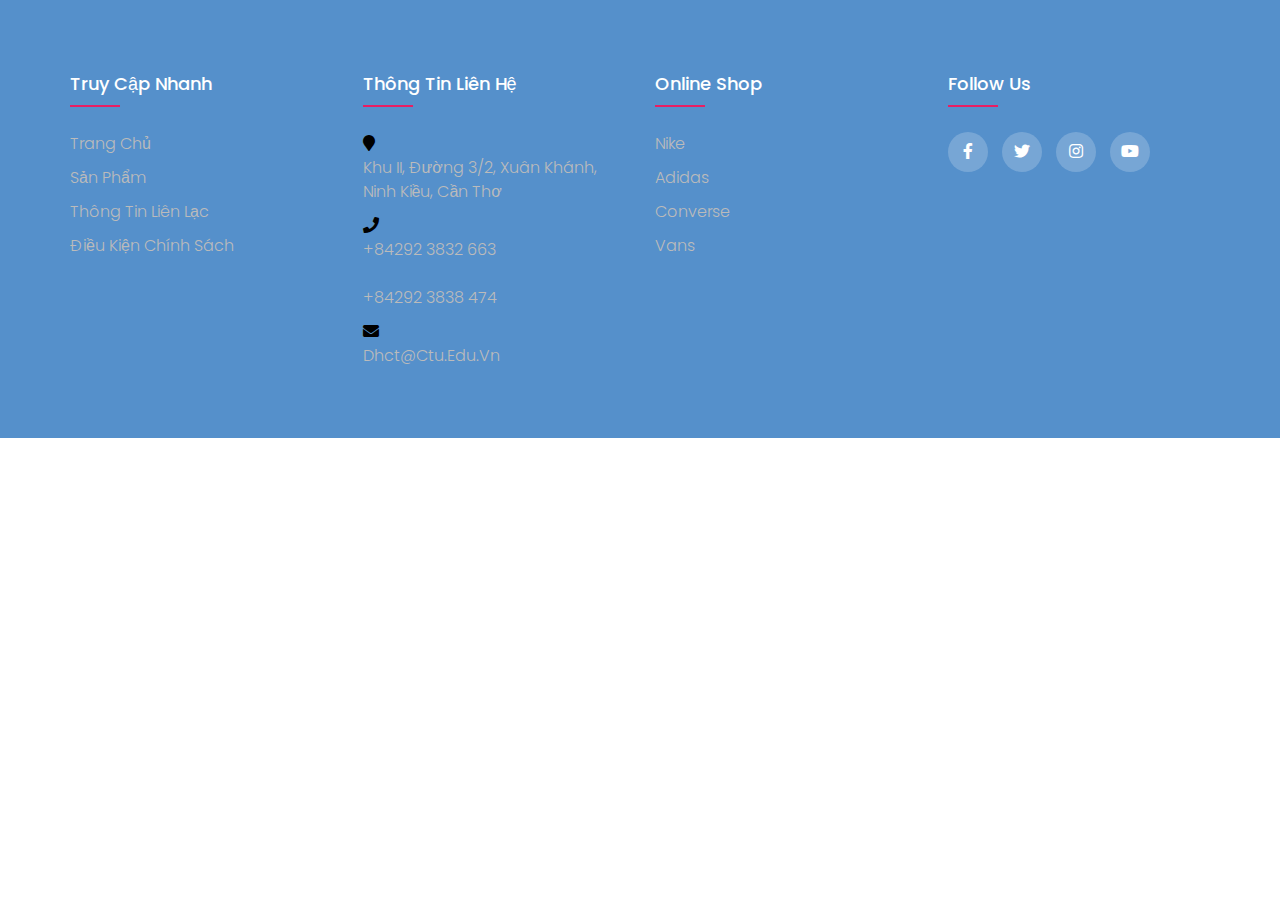
<file: index.html>
<!-- test commit -->
<!DOCTYPE html>
<html lang="en">
<head>
  <title>Footer Design</title>
  <meta charset="utf-8">
  <meta name="viewport" content="width=device-width, initial-scale=1">
  <link rel="stylesheet" href="/style.css">
  <link rel="stylesheet" type="text/css" href="https://cdnjs.cloudflare.com/ajax/libs/font-awesome/5.15.1/css/all.min.css">
</head>
<body>
  <footer class="footer">
  	 <div class="container">
  	 	<div class="row">
  	 		<div class="footer-col">
  	 			<h4>Truy Cập Nhanh</h4>
  	 			<ul>
  	 				<li><a href="#">Trang Chủ</a></li>
  	 				<li><a href="#">Sản Phẩm</a></li>
  	 				<li><a href="#">Thông tin liên lạc</a></li>
  	 				<li><a href="#">Điều Kiện Chính Sách</a></li>
  	 			</ul>
  	 		</div>
  	 		<div class="footer-col">
  	 			<h4>Thông Tin Liên Hệ</h4>
  	 			<ul>
                    <li>
                        <span><i class="fa fa-map-marker"></i></span>
                        <p><a href="#">Khu II, Đường 3/2, Xuân Khánh, Ninh Kiều, Cần Thơ</a></p>
                    </li>
                    <li>
                        <span><i class="fa fa-phone"></i></span>
                        <p><a href="#">+84292 3832 663 </a>
                            <br/>
                            <a href="#">+84292 3838 474</a></p>
                    </li>
                    <li>
                        <span><i class="fa fa-envelope"></i></span>
                        <p><a href="#">dhct@ctu.edu.vn</a></p>
                   </li>
  	 			</ul>
  	 		</div>
  	 		<div class="footer-col">
  	 			<h4>online shop</h4>
  	 			<ul>
  	 				<li><a href="#">Nike</a></li>
  	 				<li><a href="#">Adidas</a></li>
  	 				<li><a href="#">Converse</a></li>
  	 				<li><a href="#">Vans</a></li>
  	 			</ul>
  	 		</div>
  	 		<div class="footer-col">
  	 			<h4>Follow Us</h4>
  	 			<div class="social-links">
  	 				<a href="#"><i class="fab fa-facebook-f"></i></a>
  	 				<a href="#"><i class="fab fa-twitter"></i></a>
  	 				<a href="#"><i class="fab fa-instagram"></i></a>
  	 				<a href="#"><i class="fab fa-youtube"></i></a> 
  	 			</div>
  	 		</div>
  	 	</div>
  	 </div>
  </footer>

</body>
</html>
</file>
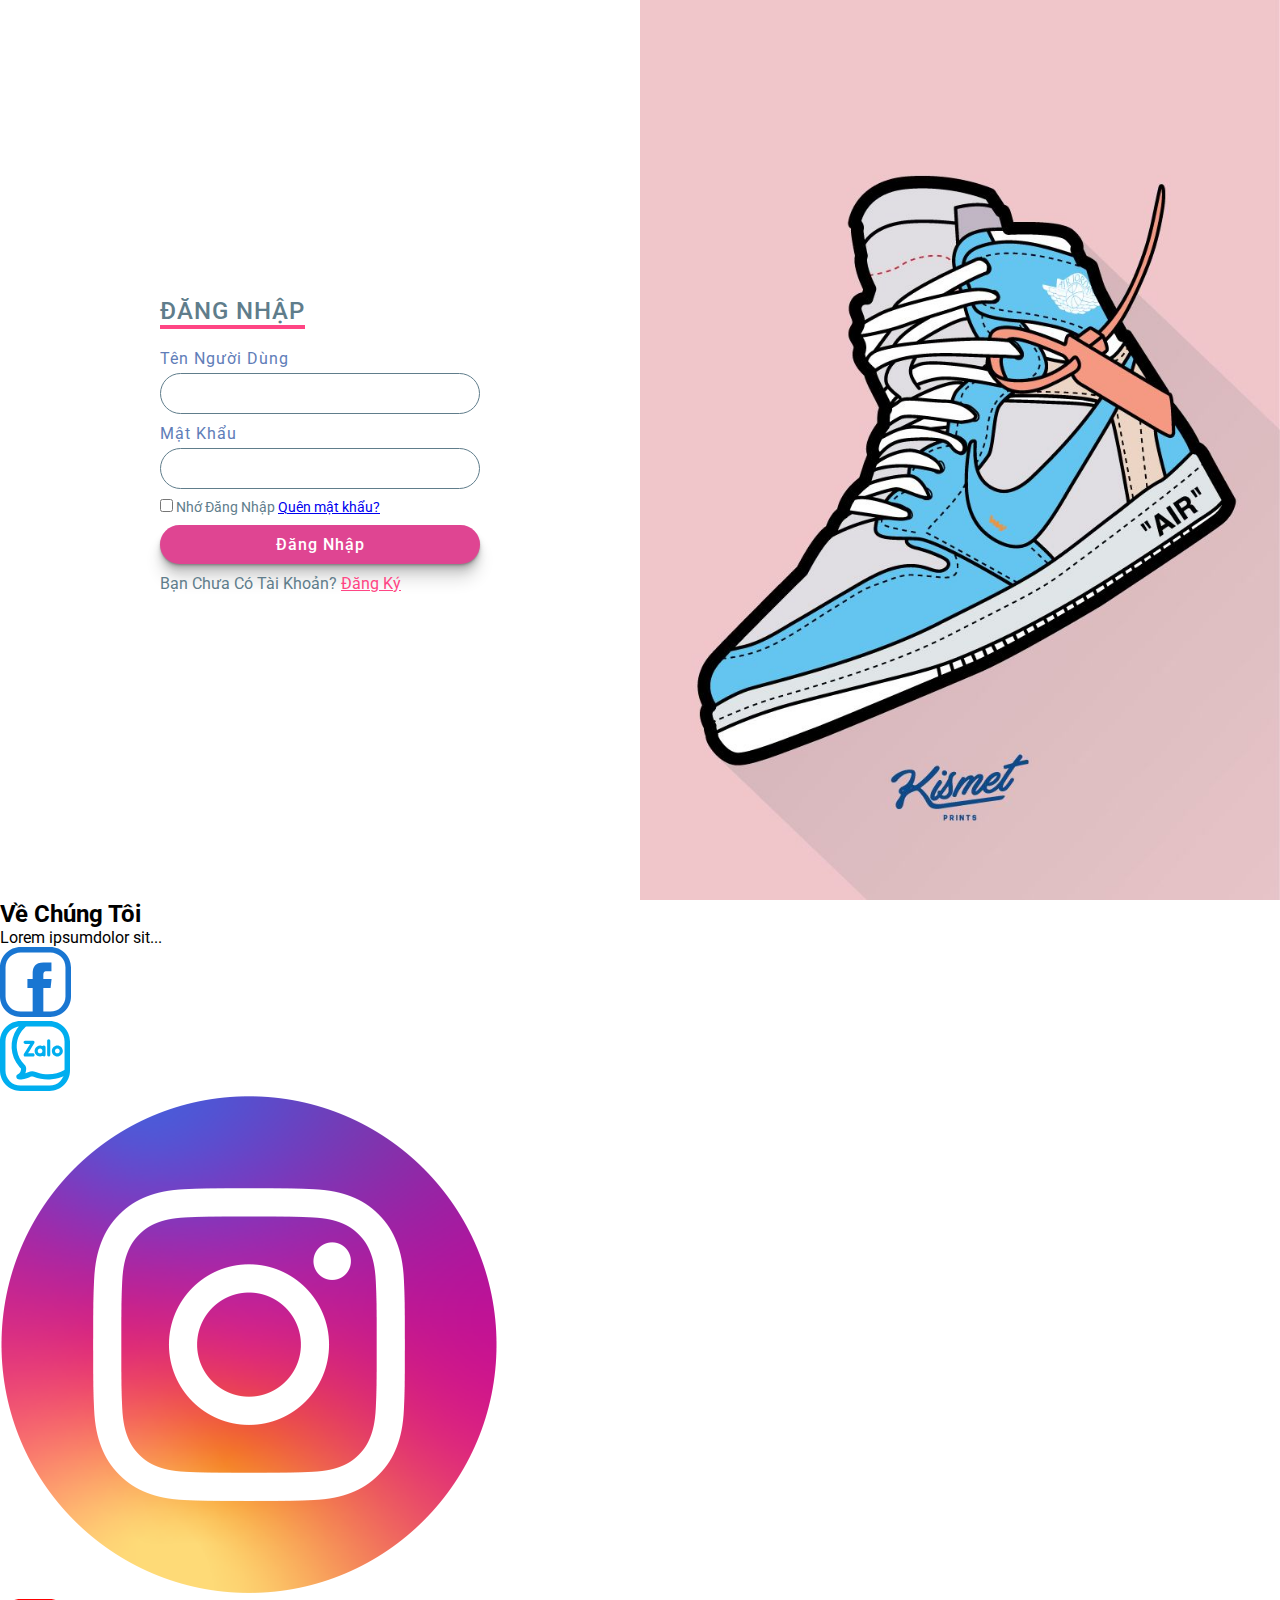
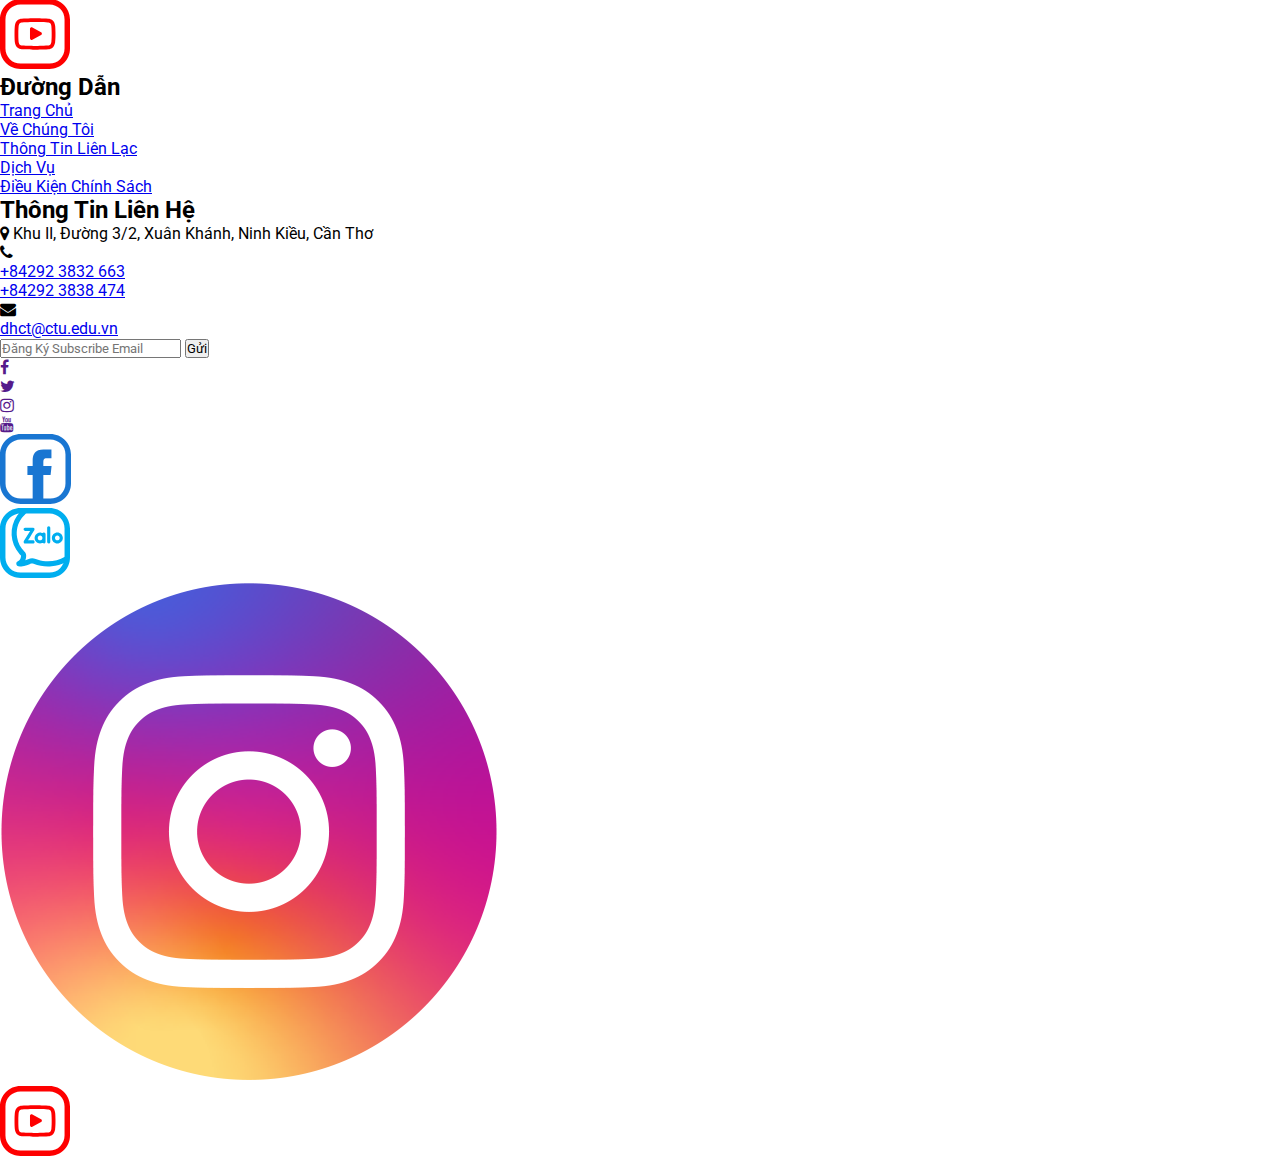
<file: Dangnhap.html>
<!DOCTYPE html>
 <html lang="en">
 <head>
     <meta charset="UTF-8">
     <meta name="viewport" content="width=device-width, initial-scale=1.0">
     <title>Đăng nhập</title>
     <link rel="stylesheet" href="dangnhap.css">
     <link rel="preconnect" href="https://fonts.gstatic.com">
     <link href="https://fonts.googleapis.com/css2?family=Roboto:wght@400;500&display=swap" rel="stylesheet">
     <link rel="stylesheet" href="https://stackpath.bootstrapcdn.com/font-awesome/4.7.0/css/font-awesome.min.css">
</head>
<body>
    <header>

    </header>
    <main>
        <section>           
            <div class="noi-dung">
                <div class="form">
                    <h2>Đăng Nhập</h2>
                    <form action="">
                        <div class="input-form">
                            <span>Tên Người Dùng</span>
                            <input type="text" name="">
                        </div>
                        <div class="input-form">
                            <span>Mật Khẩu</span>
                            <input type="password" name="">
                        </div>
                        <div class="nho-dang-nhap">
                            <label><input type="checkbox" name=""> Nhớ Đăng Nhập</label> 
                            <a class="forgotpass" href="#">Quên mật khẩu?</a>
                        </div>
                        <div class="input-form">
                            <input type="submit" value="Đăng Nhập">
                        </div>
                        <div class="input-form">
                            <p>Bạn Chưa Có Tài Khoản? <a href="#">Đăng Ký</a></p>
                        </div>
                    </form>
                </div>
            </div>
            <div class="img-bg">
                <img src="/img/pasted image 0.png" alt="img">
            </div>
        </section>
    </main>
</body>
<footer>
    <footer>
        <div class="container">
            <div class="noi-dung about">
                <h2>Về Chúng Tôi</h2>
                <p>Lorem ipsumdolor sit...</p>
                <ul class="social-icon">
                    <li>
                        <a href=""><i class="https://www.facebook.com/gumacfashion"></i></a>
                        <img src="/img/facebook.svg" alt="no alt">
                    </li>
                    <li>
                        <a href=""><i class="https://zalo.me/3648657449157966974"></i></a>
                        <img src="/img/zalo.svg" alt="no alt">
                    </li>
                    <li>
                        <a href=""><i class="https://www.instagram.com/gumac/"></i></a>
                        <img src="/img/icon-mxh-ins.png" alt="no alt">
                    </li>
                    <li>
                        <a href=""><i class="https://www.youtube.com/channel/UC5cEiLCacHasscKufkTfo8Q/featured?view_as=subscriber"></i></a>
                        <img src="/img/youtube.svg" alt="no alt">
                    </li>
                </ul>
            </div>
            <div class="noi-dung links">
                <h2>Đường Dẫn</h2>
                <ul>
                    <li><a href="#">Trang Chủ</a></li>
                    <li><a href="#">Về Chúng Tôi</a></li>
                    <li><a href="#">Thông Tin Liên Lạc</a></li>
                    <li><a href="#">Dịch Vụ</a></li>
                    <li><a href="#">Điều Kiện Chính Sách</a></li>
                </ul>
            </div>
            <div class="noi-dung contact">
                <h2>Thông Tin Liên Hệ</h2>
                <ul class="info">
                    <li>
                        <span><i class="fa fa-map-marker"></i></span>
                        <span>Khu II, Đường 3/2, Xuân Khánh, Ninh Kiều, Cần Thơ<br /></span>
                    </li>
                    <li>
                        <span><i class="fa fa-phone"></i></span>
                        <p><a href="#">+84292 3832 663 </a>
                            <br/>
                            <a href="#">+84292 3838 474</a></p>
                    </li>
                    <li>
                        <span><i class="fa fa-envelope"></i></span>
                        <p><a href="#">dhct@ctu.edu.vn</a></p>
                   </li>
                    <li>
                        <form class="form">
                            <input type="email" class="form__field" placeholder="Đăng Ký Subscribe Email" />
                            <button type="button" class="btn btn--primary  uppercase">Gửi</button>
                        </form>
                    </li>
                </ul>
            </div>
        </div>
    </footer>
</footer>
       
<li><a href=""><i class="fa fa-facebook"></i></a></li>
                 <li><a href=""><i class="fa fa-twitter"></i></a></li>
                 <li><a href=""><i class="fa fa-instagram"></i></a></li>
                 <li><a href=""><i class="fa fa-youtube"></i></a></li>
                 <li>
                    <a href=""><i class="https://www.facebook.com/gumacfashion"></i></a>
                    <img src="/img/facebook.svg" alt="no alt">
                </li>
                <li>
                    <a href=""><i class="https://zalo.me/3648657449157966974"></i></a>
                    <img src="/img/zalo.svg" alt="no alt">
                </li>
                <li>
                    <a href=""><i class="https://www.instagram.com/gumac"></i></a>
                    <img src="/img/icon-mxh-ins.png" alt="no alt">
                </li>
                <li>
                    <a href=""><i class="https://www.youtube.com/channel/UC5cEiLCacHasscKufkTfo8Q/featured?view_as=subscriber"></i></a>
                    <img src="/img/youtube.svg" alt="no alt">
                </li>
</file>
<file: style.css>
@import url('https://fonts.googleapis.com/css2?family=Poppins:wght@300;400;500;600;700&display=swap');
body{
	line-height: 1.5;
	font-family: 'Poppins', sans-serif;
}
*{
	margin:0;
	padding:0;
	box-sizing: border-box;
}
.container{
	max-width: 1170px;
	margin:auto;
}
.row{
	display: flex;
	flex-wrap: wrap;
}
ul{
	list-style: none;
}
.footer{
	background-color: #5590cb;
    padding: 70px 0;
}
.footer-col{
   width: 25%;
   padding: 0 15px;
}
.footer-col h4{
	font-size: 18px;
	color: #ffffff;
	text-transform: capitalize;
	margin-bottom: 35px;
	font-weight: 500;
	position: relative;
}
.footer-col h4::before{
	content: '';
	position: absolute;
	left:0;
	bottom: -10px;
	background-color: #e91e63;
	height: 2px;
	box-sizing: border-box;
	width: 50px;
}
.footer-col ul li:not(:last-child){
	margin-bottom: 10px;
}
.footer-col ul li a{
	font-size: 16px;
	text-transform: capitalize;
	color: #ffffff;
	text-decoration: none;
	font-weight: 300;
	color: #bbbbbb;
	display: block;
	transition: all 0.3s ease;
}
.footer-col ul li a:hover{
	color: #ffffff;
	padding-left: 8px;
}
.footer-col .social-links a{
	display: inline-block;
	height: 40px;
	width: 40px;
	background-color: rgba(255,255,255,0.2);
	margin:0 10px 10px 0;
	text-align: center;
	line-height: 40px;
	border-radius: 50%;
	color: #ffffff;
	transition: all 0.5s ease;
}
.footer-col .social-links a:hover{
	color: #24262b;
	background-color: #ffffff;
}

/*responsive*/
@media(max-width: 767px){
  .footer-col{
    width: 50%;
    margin-bottom: 30px;
}
}
@media(max-width: 574px){
  .footer-col{
    width: 100%;
}
}
</file>
<file: dangnhap.css>
*{
    margin:0;
    padding: 0;
    box-sizing: border-box;
    font-family: 'Roboto', sans-serif;
}
section{
    position: relative;
    width: 100%;
    height: 100vh;
    display: flex;
}
section .img-bg{
    position: relative;
    width: 50%;
    height: 100%;
}
section .img-bg img{
    position: absolute;
    top: 0;
    left: 0;
    width: 100%;
    height: 100%;
    object-fit: cover;
}
section .noi-dung{
    display: flex;
    justify-content: center;
    align-items: center;
    width: 50%;
    height: 100%;
}
section .noi-dung .form{
    width: 50%;
}
section .noi-dung .form h2{
    color: #607d8b;
    font-weight: 500;
    font-size: 1.5em;
    text-transform: uppercase;
    margin-bottom: 20px;
    border-bottom: 4px solid #ff4584;
    display: inline-block;
    letter-spacing: 1px;
}
section .noi-dung .form .input-form{
    margin-bottom: 10px;
}
section .noi-dung .form .input-form span{
    font-size: 16px;
    margin-bottom: 5px;
    display: inline-block;
    color: #607db8;
    letter-spacing: 1px;
     }
section .noi-dung .form .input-form input{
    width: 100%;
    padding: 10px 20px;
    outline: none;
    border: 1px solid #607d8b;
    font-size: 16px;
    letter-spacing: 1px;
    color: #607d8b;
    background: transparent;
    border-radius: 30px;
    }
section .noi-dung .form .input-form input[type="submit"]{
    background: #df4592;
    color: #fff;
    outline: none;
    border: none;
    font-weight: 500;
    cursor: pointer;
    box-shadow: 0 1px 1px rgba(0,0,0,0.12),
               0 2px 2px rgba(0,0,0,0.12),
               0 4px 4px rgba(0,0,0,0.12),
              0 8px 8px rgba(0,0,0,0.12),
              0 16px 16px rgba(0,0,0,0.12);
}
section .noi-dung .form .input-form input[type="submit"]:hover{
    background: #f53677;
}
section .noi-dung .form .nho-dang-nhap{
    margin-bottom: 10px;
    color: #607d8b;
    font-size: 14px;
}
section .noi-dung .form .input-form p{
    color: #607d8b;
}
section .noi-dung .form .input-form p a{
    color: #ff4584;
}
</file>
